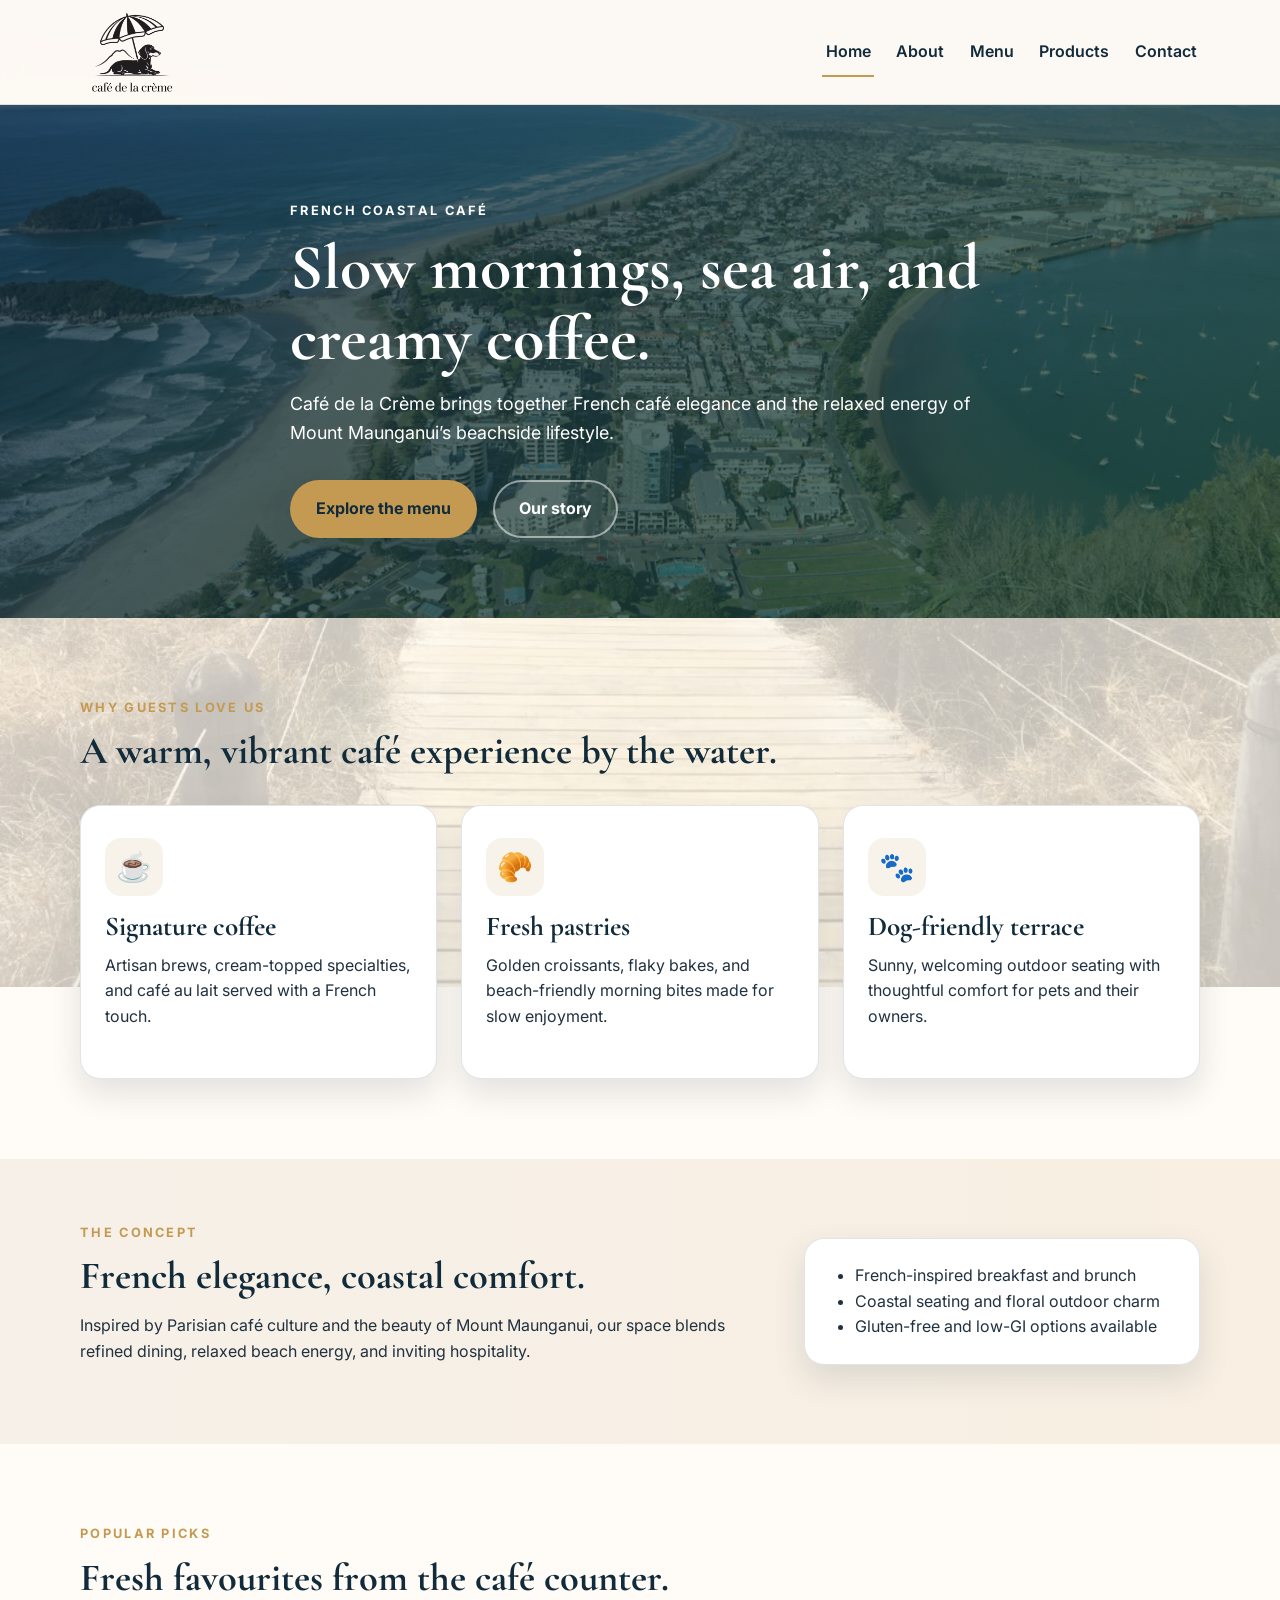
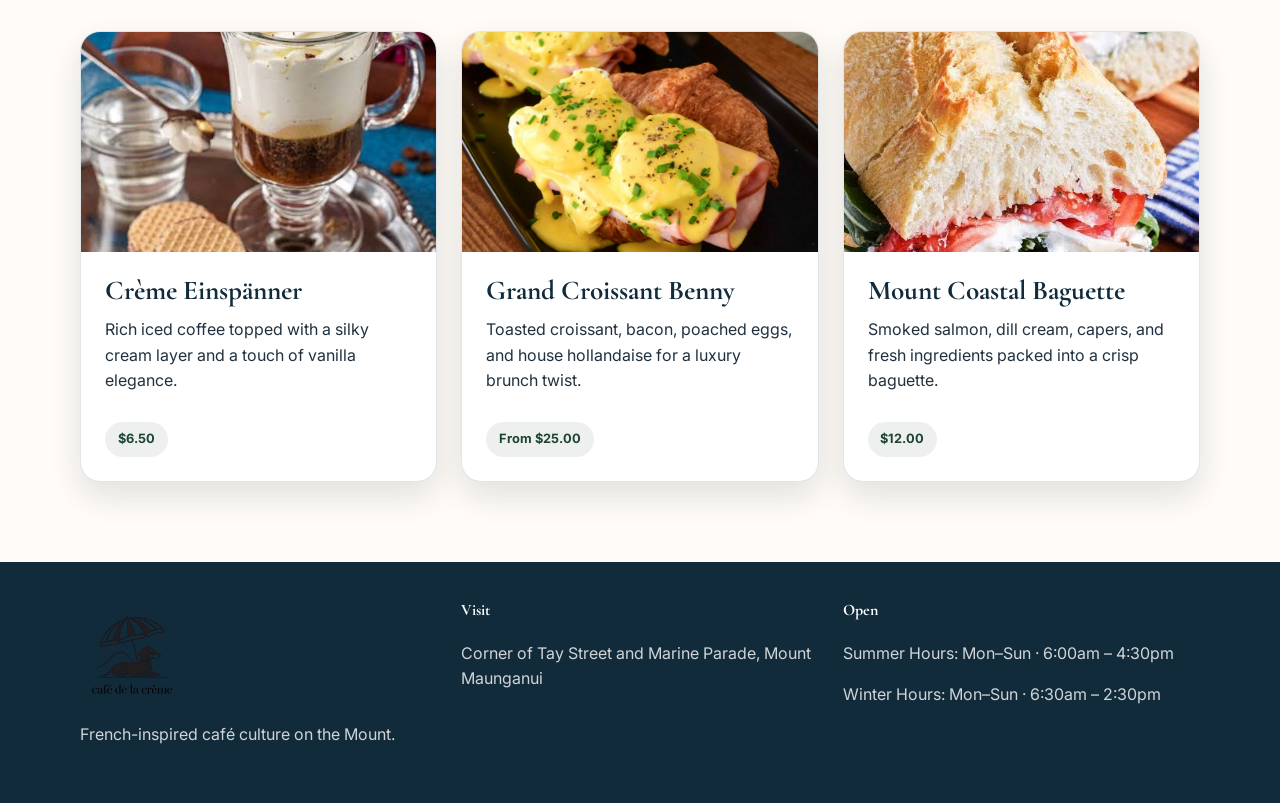
<file: index.html>
<!DOCTYPE html>
<html lang="en">
  <head>
    <meta charset="UTF-8" />
    <meta name="viewport" content="width=device-width, initial-scale=1.0" />
    <title>Café de la Crème | Home</title>
    <meta
      name="description"
      content="Café de la Crème is a French-inspired beachside café serving artisan coffee, pastries, breakfast, and coastal comfort food."
    />
    <link rel="preconnect" href="https://fonts.googleapis.com" />
    <link rel="preconnect" href="https://fonts.gstatic.com" crossorigin />
    <link
      href="https://fonts.googleapis.com/css2?family=Cormorant+Garamond:wght@400;500;600;700&family=Inter:wght@400;500;600;700&display=swap"
      rel="stylesheet"
    />
    <link rel="stylesheet" href="assets/css/styles.css" />
  </head>
  <body>
    <header class="site-header">
      <div class="container nav-wrap">
        <a href="index.html" class="brand" aria-label="Café de la Crème home">
          <img src="assets/images/cafe_de_la_creme_1.png" alt="Café de la Crème logo" class="logo-image" />
        </a>

        <button class="nav-toggle" aria-label="Open menu" aria-expanded="false">
          <span></span>
          <span></span>
          <span></span>
        </button>

        <nav class="main-nav" aria-label="Main navigation">
          <a href="index.html" class="active">Home</a>
          <a href="about.html">About</a>
          <a href="menu.html">Menu</a>
          <a href="products.html">Products</a>
          <a href="contact.html">Contact</a>
        </nav>
      </div>
    </header>

    <main>
      <section class="hero hero-home">
        <div class="container hero-content">
          <p class="eyebrow">French coastal café</p>
          <h1>Slow mornings, sea air, and creamy coffee.</h1>
          <p class="lead">
            Café de la Crème brings together French café elegance and the relaxed energy of Mount Maunganui’s beachside lifestyle.
          </p>
          <div class="hero-actions">
            <a href="menu.html" class="btn btn-primary">Explore the menu</a>
            <a href="about.html" class="btn btn-secondary">Our story</a>
          </div>
        </div>
      </section>

      <section class="features container section-spacing">
        <div class="section-heading">
          <p class="eyebrow">Why guests love us</p>
          <h2>A warm, vibrant café experience by the water.</h2>
        </div>

        <div class="feature-grid">
          <article class="feature-card">
            <div class="icon">☕</div>
            <h3>Signature coffee</h3>
            <p>Artisan brews, cream-topped specialties, and café au lait served with a French touch.</p>
          </article>

          <article class="feature-card">
            <div class="icon">🥐</div>
            <h3>Fresh pastries</h3>
            <p>Golden croissants, flaky bakes, and beach-friendly morning bites made for slow enjoyment.</p>
          </article>

          <article class="feature-card">
            <div class="icon">🐾</div>
            <h3>Dog-friendly terrace</h3>
            <p>Sunny, welcoming outdoor seating with thoughtful comfort for pets and their owners.</p>
          </article>
        </div>
      </section>

      <section class="highlight-band">
        <div class="container split-layout">
          <div>
            <p class="eyebrow">The concept</p>
            <h2>French elegance, coastal comfort.</h2>
            <p>
              Inspired by Parisian café culture and the beauty of Mount Maunganui, our space blends refined dining, relaxed beach energy, and inviting hospitality.
            </p>
          </div>

          <div class="mini-panel">
            <ul>
              <li>French-inspired breakfast and brunch</li>
              <li>Coastal seating and floral outdoor charm</li>
              <li>Gluten-free and low-GI options available</li>
            </ul>
          </div>
        </div>
      </section>

      <section class="container section-spacing">
        <div class="section-heading">
          <p class="eyebrow">Popular picks</p>
          <h2>Fresh favourites from the café counter.</h2>
        </div>

        <div class="product-grid">
          <article class="menu-item card">
            <img class="item-image" src="assets/images/Creme_Einspänner_2.jpg" alt="Crème Einspänner iced coffee topped with cream" />
            <div class="item-copy">
              <h3>Crème Einspänner</h3>
              <p>Rich iced coffee topped with a silky cream layer and a touch of vanilla elegance.</p>
              <span class="pill">$6.50</span>
            </div>
          </article>

          <article class="menu-item card">
            <img class="item-image" src="assets/images/Grand_croissant_benny.jpg" alt="Grand Croissant Benny with eggs and hollandaise" />
            <div class="item-copy">
              <h3>Grand Croissant Benny</h3>
              <p>Toasted croissant, bacon, poached eggs, and house hollandaise for a luxury brunch twist.</p>
              <span class="pill">From $25.00</span>
            </div>
          </article>

          <article class="menu-item card">
            <img class="item-image" src="assets/images/Baguette_1.jpg" alt="Mount Coastal baguette with fresh filling" />
            <div class="item-copy">
              <h3>Mount Coastal Baguette</h3>
              <p>Smoked salmon, dill cream, capers, and fresh ingredients packed into a crisp baguette.</p>
              <span class="pill">$12.00</span>
            </div>
          </article>
        </div>
      </section>
    </main>

    <footer class="site-footer">
      <div class="container footer-wrap">
        <div>
          <img src="assets/images/cafe_de_la_creme_1.png" alt="Café de la Crème logo" class="footer-logo" />
          <p>French-inspired café culture on the Mount.</p>
        </div>

        <div>
          <h4>Visit</h4>
          <p>Corner of Tay Street and Marine Parade, Mount Maunganui</p>
        </div>

        <div>
          <h4>Open</h4>
          <p>Summer Hours: Mon–Sun · 6:00am – 4:30pm</p>
          <p>Winter Hours: Mon–Sun · 6:30am – 2:30pm</p>
        </div>
      </div>
    </footer>

    <script src="assets/js/script.js"></script>
  </body>
</html>
</file>
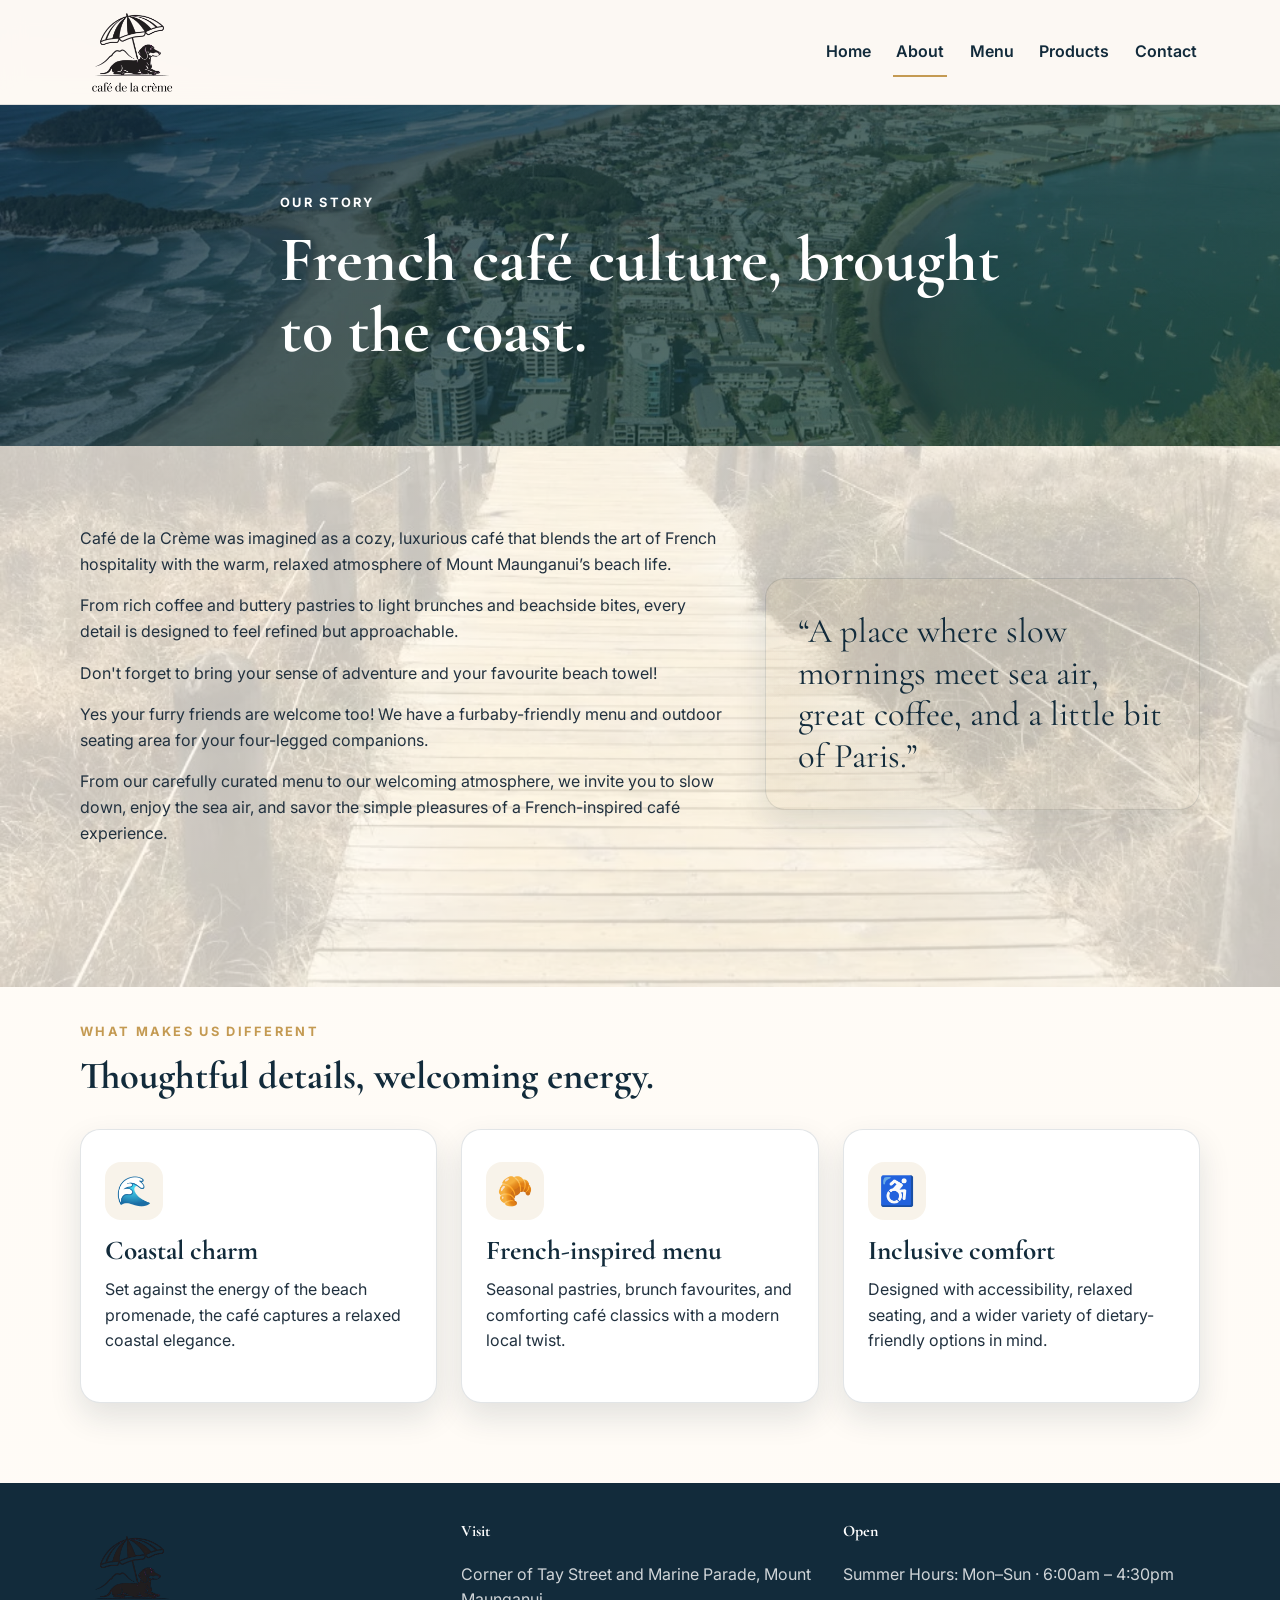
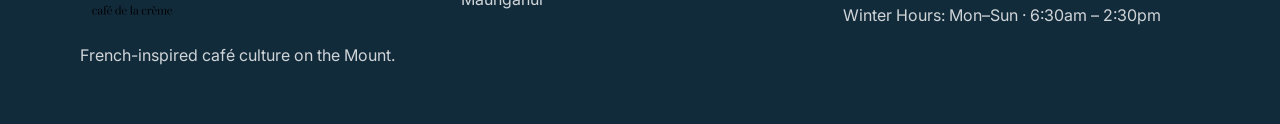
<file: about.html>
<!DOCTYPE html>
<html lang="en">
  <head>
    <meta charset="UTF-8" />
    <meta name="viewport" content="width=device-width, initial-scale=1.0" />
    <title>About | Café de la Crème</title>
    <meta
      name="description"
      content="Learn about the story, values, and beachside charm of Café de la Crème in Mount Maunganui."
    />
    <link rel="preconnect" href="https://fonts.googleapis.com" />
    <link rel="preconnect" href="https://fonts.gstatic.com" crossorigin />
    <link
      href="https://fonts.googleapis.com/css2?family=Cormorant+Garamond:wght@400;500;600;700&family=Inter:wght@400;500;600;700&display=swap"
      rel="stylesheet"
    />
    <link rel="stylesheet" href="assets/css/styles.css" />
  </head>
  <body>
    <header class="site-header">
      <div class="container nav-wrap">
        <a href="index.html" class="brand" aria-label="Café de la Crème home">
          <img src="assets/images/cafe_de_la_creme_1.png" alt="Café de la Crème logo" class="logo-image" />
        </a>

        <button class="nav-toggle" aria-label="Open menu" aria-expanded="false">
          <span></span>
          <span></span>
          <span></span>
        </button>

        <nav class="main-nav" aria-label="Main navigation">
          <a href="index.html">Home</a>
          <a href="about.html" class="active">About</a>
          <a href="menu.html">Menu</a>
          <a href="products.html">Products</a>
          <a href="contact.html">Contact</a>
        </nav>
      </div>
    </header>

    <main>
      <section class="page-hero about-hero">
        <div class="container narrow">
          <p class="eyebrow">Our story</p>
          <h1>French café culture, brought to the coast.</h1>
        </div>
      </section>

      <section class="container section-spacing">
        <div class="story-grid">
          <div>
            <p>
              Café de la Crème was imagined as a cozy, luxurious café that blends the art of French hospitality with the warm, relaxed atmosphere of Mount Maunganui’s beach life.
            </p>
            <p>
              From rich coffee and buttery pastries to light brunches and beachside bites, every detail is designed to feel refined but approachable.
            </p>
            <p>
              Don't forget to bring your sense of adventure and your favourite beach towel!
            </p>
            <p>
              Yes your furry friends are welcome too! We have a furbaby-friendly menu and outdoor seating area for your four-legged companions.
            </p>
            <p>
              From our carefully curated menu to our welcoming atmosphere, we invite you to slow down, enjoy the sea air, and savor the simple pleasures of a French-inspired café experience.
            </p>
          </div>

          <div class="quote-panel">
            <p>
              “A place where slow mornings meet sea air, great coffee, and a little bit of Paris.”
            </p>
          </div>
        </div>
      </section>

      <section class="container section-spacing">
        <div class="section-heading">
          <p class="eyebrow">What makes us different</p>
          <h2>Thoughtful details, welcoming energy.</h2>
        </div>

        <div class="feature-grid about-grid">
          <article class="feature-card">
            <div class="icon">🌊</div>
            <h3>Coastal charm</h3>
            <p>Set against the energy of the beach promenade, the café captures a relaxed coastal elegance.</p>
          </article>

          <article class="feature-card">
            <div class="icon">🥐</div>
            <h3>French-inspired menu</h3>
            <p>Seasonal pastries, brunch favourites, and comforting café classics with a modern local twist.</p>
          </article>

          <article class="feature-card">
            <div class="icon">♿</div>
            <h3>Inclusive comfort</h3>
            <p>Designed with accessibility, relaxed seating, and a wider variety of dietary-friendly options in mind.</p>
          </article>
        </div>
      </section>
    </main>

    <footer class="site-footer">
      <div class="container footer-wrap">
        <div>
          <img src="assets/images/cafe_de_la_creme_1.png" alt="Café de la Crème logo" class="footer-logo" />
          <p>French-inspired café culture on the Mount.</p>
        </div>

        <div>
          <h4>Visit</h4>
          <p>Corner of Tay Street and Marine Parade, Mount Maunganui</p>
        </div>

        <div>
          <h4>Open</h4>
          <p>Summer Hours: Mon–Sun · 6:00am – 4:30pm</p>
          <p>Winter Hours: Mon–Sun · 6:30am – 2:30pm</p>
        </div>
      </div>
    </footer>

    <script src="assets/js/script.js"></script>
  </body>
</html>
</file>
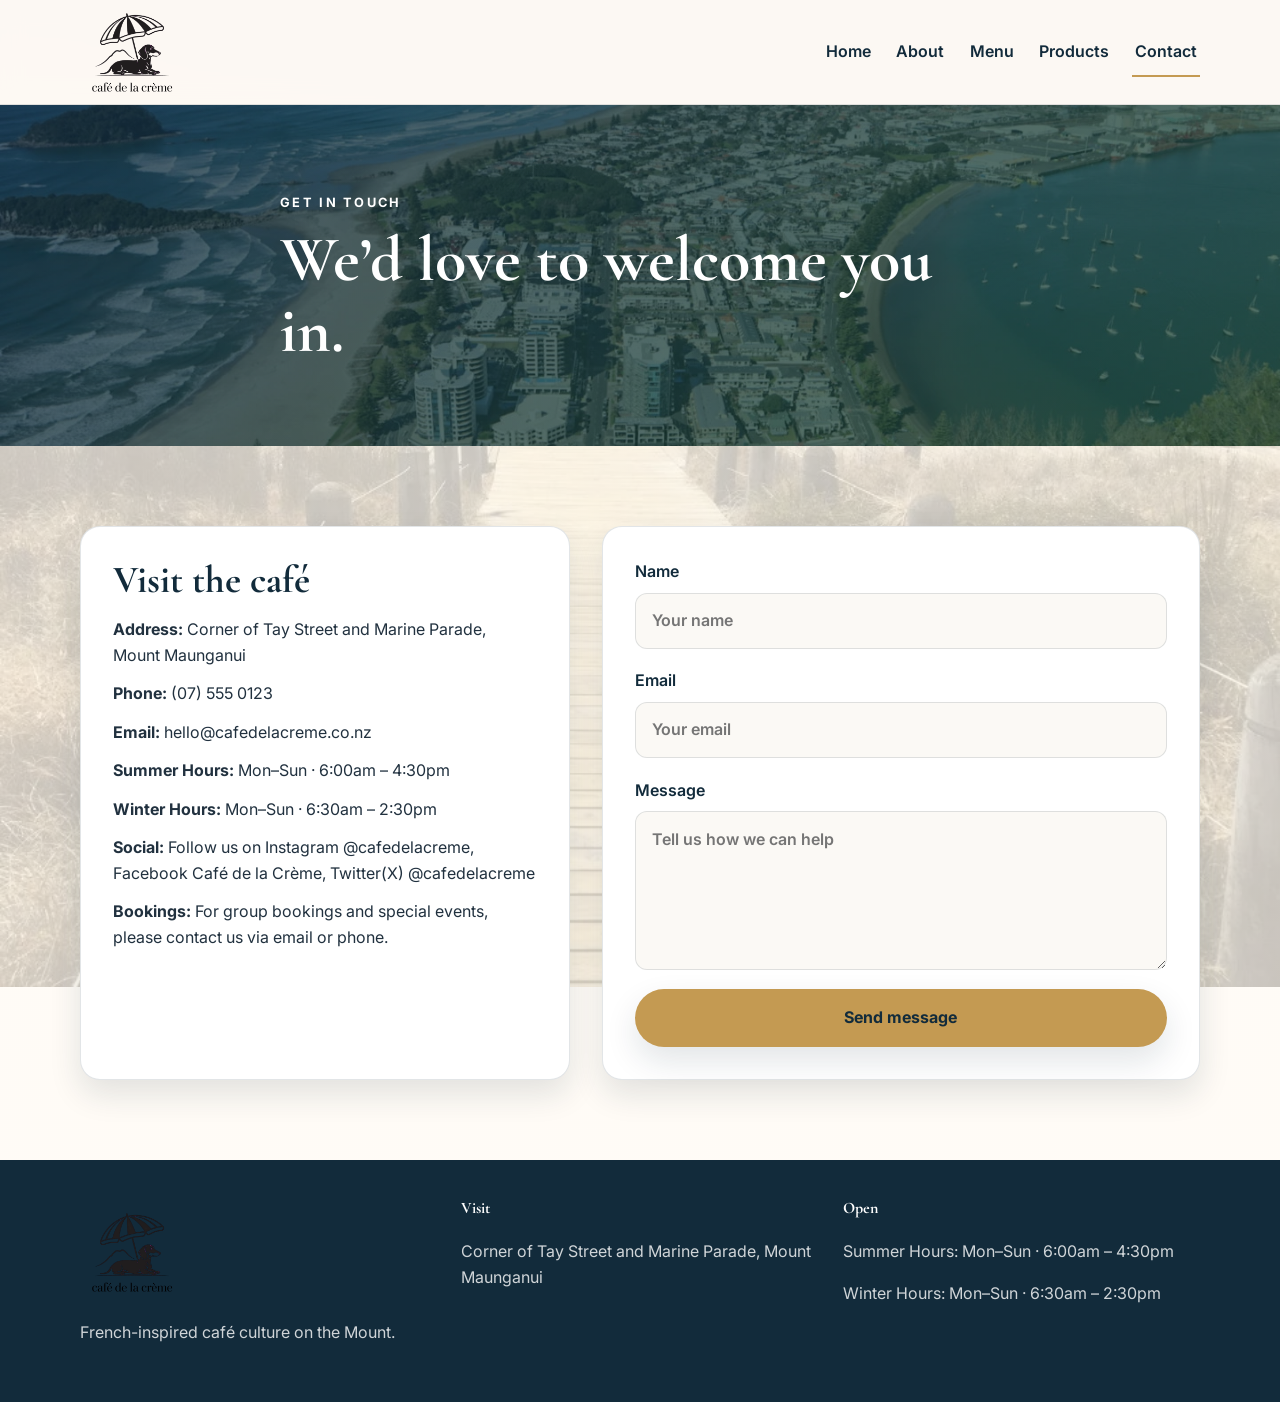
<file: contact.html>
<!DOCTYPE html>
<html lang="en">
  <head>
    <meta charset="UTF-8" />
    <meta name="viewport" content="width=device-width, initial-scale=1.0" />
    <title>Contact | Café de la Crème</title>
    <meta
      name="description"
      content="Get in touch with Café de la Crème for bookings, questions, and café enquiries in Mount Maunganui."
    />
    <link rel="preconnect" href="https://fonts.googleapis.com" />
    <link rel="preconnect" href="https://fonts.gstatic.com" crossorigin />
    <link
      href="https://fonts.googleapis.com/css2?family=Cormorant+Garamond:wght@400;500;600;700&family=Inter:wght@400;500;600;700&display=swap"
      rel="stylesheet"
    />
    <link rel="stylesheet" href="assets/css/styles.css" />
  </head>
  <body>
    <header class="site-header">
      <div class="container nav-wrap">
        <a href="index.html" class="brand" aria-label="Café de la Crème home">
          <img src="assets/images/cafe_de_la_creme_1.png" alt="Café de la Crème logo" class="logo-image" />
        </a>

        <button class="nav-toggle" aria-label="Open menu" aria-expanded="false">
          <span></span>
          <span></span>
          <span></span>
        </button>

        <nav class="main-nav" aria-label="Main navigation">
          <a href="index.html">Home</a>
          <a href="about.html">About</a>
          <a href="menu.html">Menu</a>
          <a href="products.html">Products</a>
          <a href="contact.html" class="active">Contact</a>
        </nav>
      </div>
    </header>

    <main>
      <section class="page-hero contact-hero">
        <div class="container narrow">
          <p class="eyebrow">Get in touch</p>
          <h1>We’d love to welcome you in.</h1>
        </div>
      </section>

      <section class="container section-spacing contact-layout">
        <div class="contact-card">
          <h2>Visit the café</h2>
          <ul class="contact-list">
            <li><strong>Address:</strong> Corner of Tay Street and Marine Parade, Mount Maunganui</li>
            <li><strong>Phone:</strong> (07) 555 0123</li>
            <li><strong>Email:</strong> hello@cafedelacreme.co.nz</li>
            <li><strong>Summer Hours:</strong> Mon–Sun · 6:00am – 4:30pm</li>
            <li><strong>Winter Hours:</strong> Mon–Sun · 6:30am – 2:30pm</li>
            <li><strong>Social:</strong> Follow us on Instagram @cafedelacreme, Facebook Café de la Crème, Twitter(X) @cafedelacreme</li>
            <li><strong>Bookings:</strong> For group bookings and special events, please contact us via email or phone.</li>
          </ul>
        </div>

        <form class="contact-form" action="#" method="post">
          <label>
            Name
            <input type="text" name="name" placeholder="Your name" />
          </label>

          <label>
            Email
            <input type="email" name="email" placeholder="Your email" />
          </label>

          <label>
            Message
            <textarea name="message" rows="5" placeholder="Tell us how we can help"></textarea>
          </label>

          <button type="submit" class="btn btn-primary">Send message</button>
        </form>
      </section>
    </main>

    <footer class="site-footer">
      <div class="container footer-wrap">
        <div>
          <img src="assets/images/cafe_de_la_creme_1.png" alt="Café de la Crème logo" class="footer-logo" />
          <p>French-inspired café culture on the Mount.</p>
        </div>

        <div>
          <h4>Visit</h4>
          <p>Corner of Tay Street and Marine Parade, Mount Maunganui</p>
        </div>

        <div>
          <h4>Open</h4>
          <p>Summer Hours: Mon–Sun · 6:00am – 4:30pm</p>
          <p>Winter Hours: Mon–Sun · 6:30am – 2:30pm</p>
        </div>
      </div>
    </footer>

    <script src="assets/js/script.js"></script>
  </body>
</html>
</file>
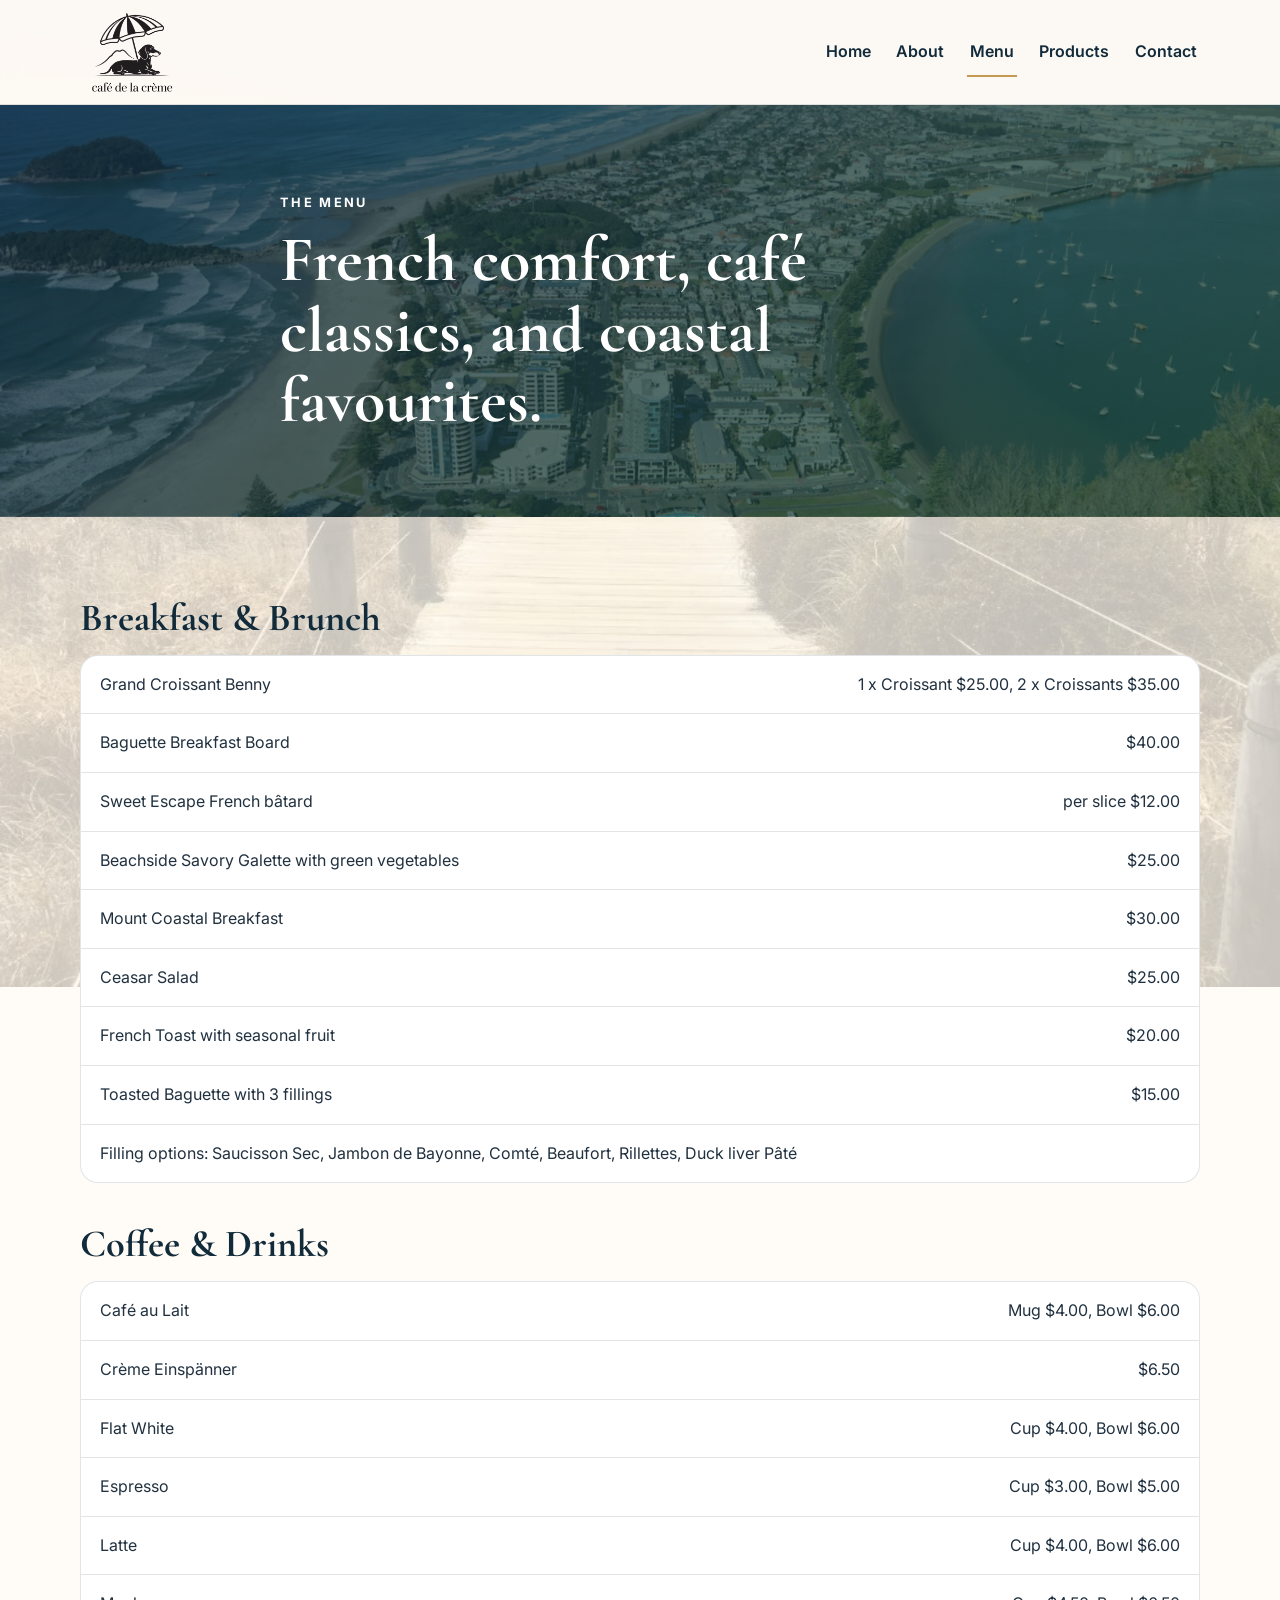
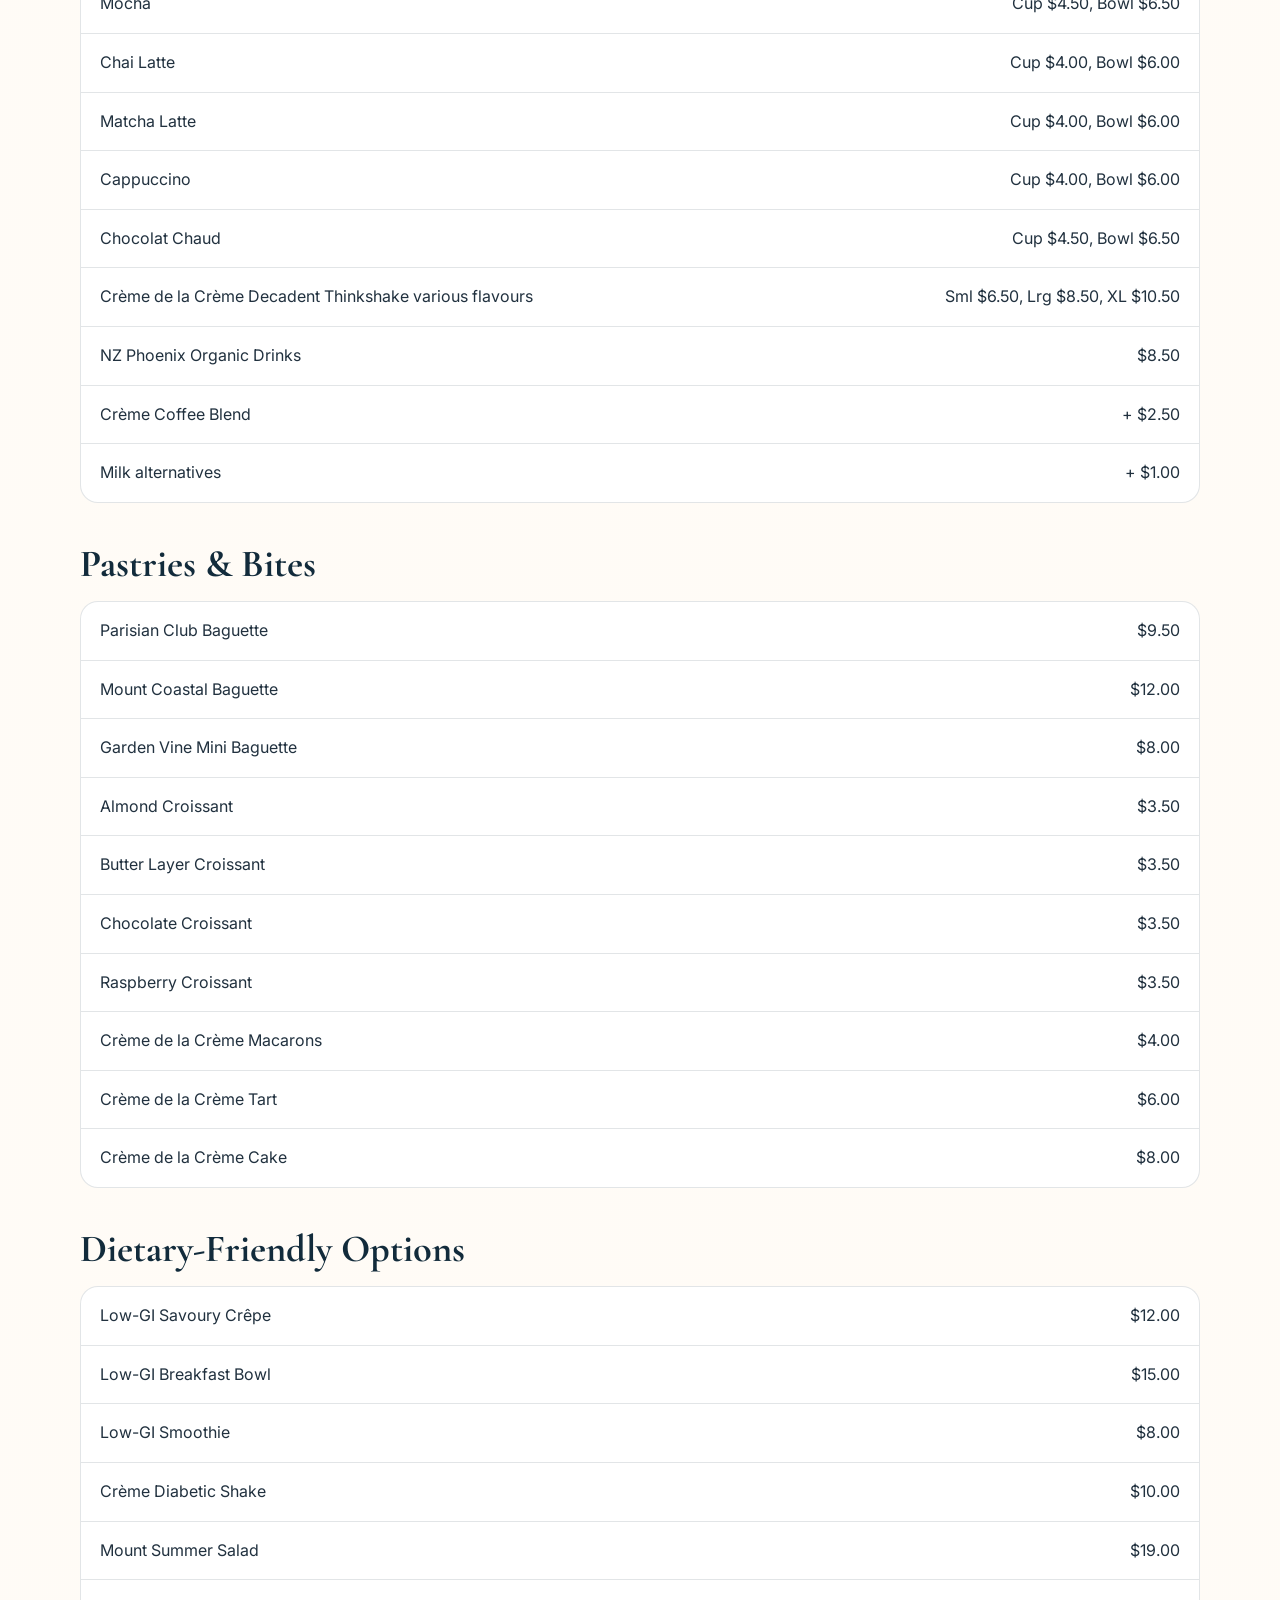
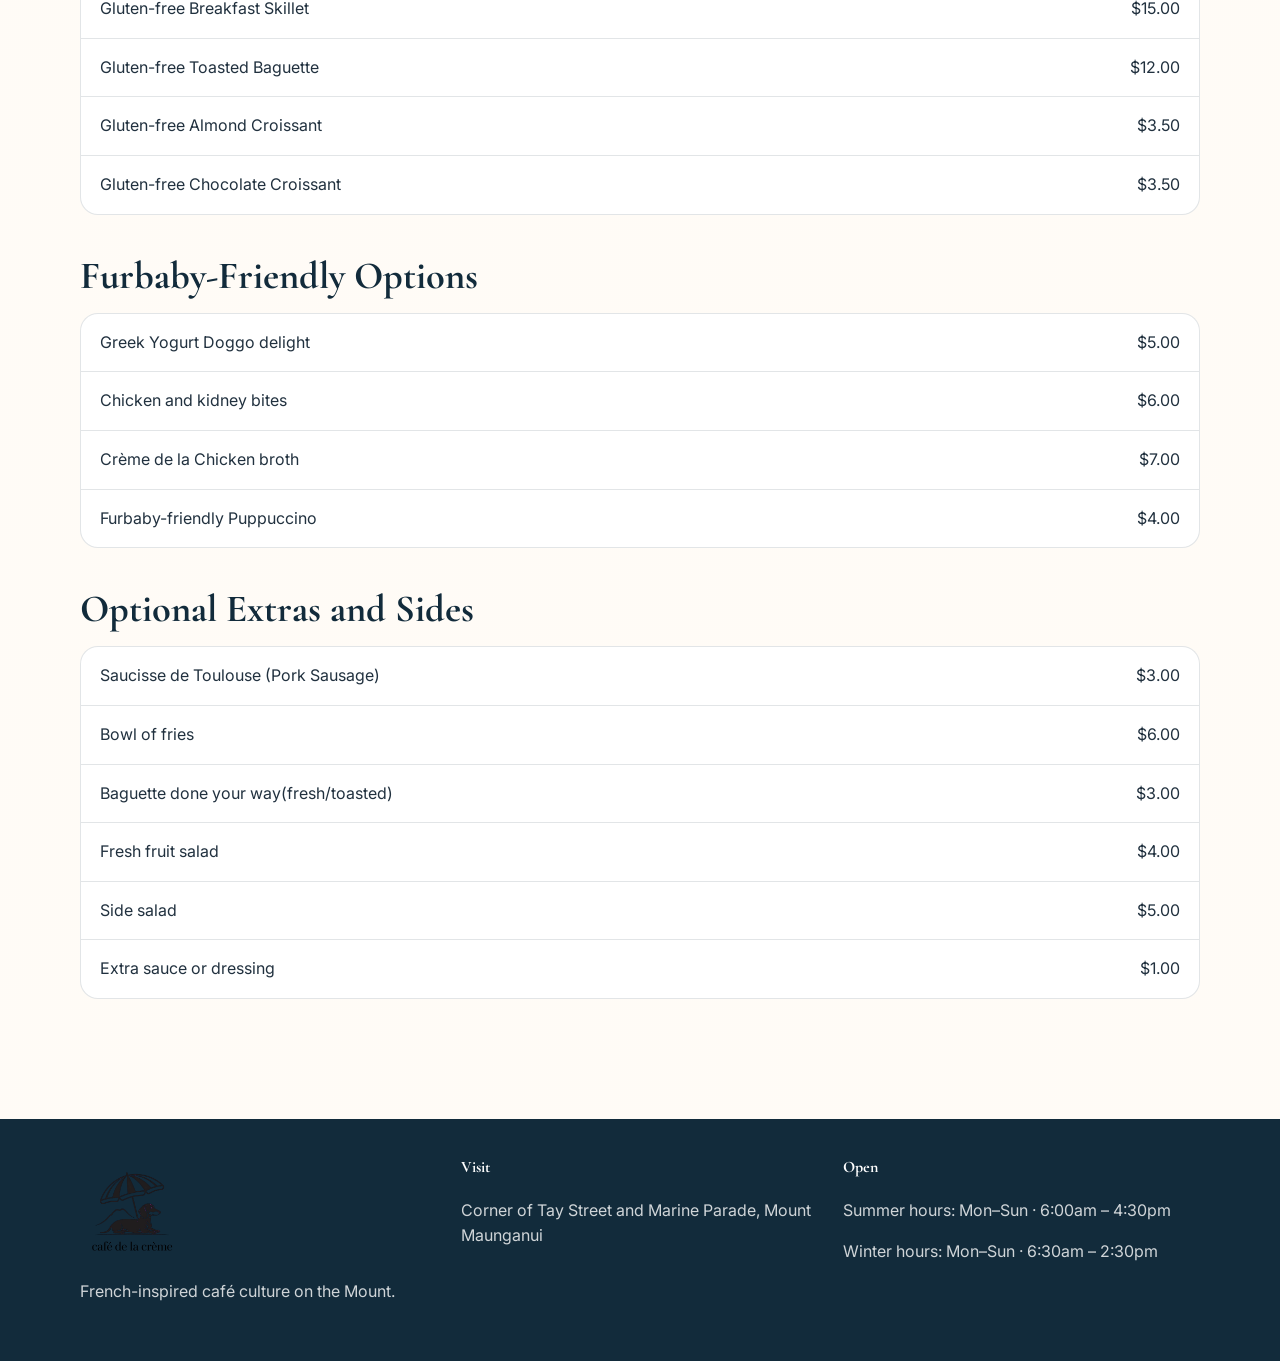
<file: menu.html>
<!DOCTYPE html>
<html lang="en">
  <head>
    <meta charset="UTF-8" />
    <meta name="viewport" content="width=device-width, initial-scale=1.0" />
    <title>Menu | Café de la Crème</title>
    <meta
      name="description"
      content="Browse the café menu with French-inspired breakfast, coffee, pastries, and beachside favourites."
    />
    <link rel="preconnect" href="https://fonts.googleapis.com" />
    <link rel="preconnect" href="https://fonts.gstatic.com" crossorigin />
    <link
      href="https://fonts.googleapis.com/css2?family=Cormorant+Garamond:wght@400;500;600;700&family=Inter:wght@400;500;600;700&display=swap"
      rel="stylesheet"
    />
    <link rel="stylesheet" href="assets/css/styles.css" />
  </head>
  <body>
    <header class="site-header">
      <div class="container nav-wrap">
        <a href="index.html" class="brand" aria-label="Café de la Crème home">
          <img src="assets/images/cafe_de_la_creme_1.png" alt="Café de la Crème logo" class="logo-image" />
        </a>

        <button class="nav-toggle" aria-label="Open menu" aria-expanded="false">
          <span></span>
          <span></span>
          <span></span>
        </button>

        <nav class="main-nav" aria-label="Main navigation">
          <a href="index.html">Home</a>
          <a href="about.html">About</a>
          <a href="menu.html" class="active">Menu</a>
          <a href="products.html">Products</a>
          <a href="contact.html">Contact</a>
        </nav>
      </div>
    </header>

    <main>
      <section class="page-hero menu-hero">
        <div class="container narrow">
          <p class="eyebrow">The menu</p>
          <h1>French comfort, café classics, and coastal favourites.</h1>
        </div>
      </section>

      <section class="container section-spacing">
        <div class="menu-category">
          <h2>Breakfast & Brunch</h2>
          <ul class="menu-list">
            <li><span>Grand Croissant Benny</span><span>1 x Croissant $25.00, 2 x Croissants $35.00</span></li>
            <li><span>Baguette Breakfast Board</span><span>$40.00</span></li>
            <li><span>Sweet Escape French bâtard</span><span>per slice $12.00</span></li>
            <li><span>Beachside Savory Galette with green vegetables</span><span>$25.00</span></li>
            <li><span>Mount Coastal Breakfast</span><span>$30.00</span></li>
            <li><span>Ceasar Salad</span><span>$25.00</span></li>
            <li><span>French Toast with seasonal fruit</span><span>$20.00</span></li>
            <li><span>Toasted Baguette with 3 fillings</span><span>$15.00</span></li>
            <li><span>Filling options: Saucisson Sec, Jambon de Bayonne, Comté, Beaufort, Rillettes, Duck liver Pâté</span></li>
            </ul>
        </div>

        <div class="menu-category">
          <h2>Coffee & Drinks</h2>
          <ul class="menu-list">
            <li><span>Café au Lait</span><span>Mug $4.00, Bowl $6.00</span></li>
            <li><span>Crème Einspänner</span><span>$6.50</span></li>
            <li><span>Flat White</span><span>Cup $4.00, Bowl $6.00</span></li>
            <li><span>Espresso</span><span>Cup $3.00, Bowl $5.00</span></li>
            <li><span>Latte</span><span>Cup $4.00, Bowl $6.00</span></li>
            <li><span>Mocha</span><span>Cup $4.50, Bowl $6.50</span></li>
            <li><span>Chai Latte</span><span>Cup $4.00, Bowl $6.00</span></li>
            <li><span>Matcha Latte</span><span>Cup $4.00, Bowl $6.00</span></li>
            <li><span>Cappuccino</span><span>Cup $4.00, Bowl $6.00</span></li>
            <li><span>Chocolat Chaud</span><span>Cup $4.50, Bowl $6.50</span></li>
            <li><span>Crème de la Crème Decadent Thinkshake various flavours</span><span>Sml $6.50, Lrg $8.50, XL $10.50</span></li>
            <li><span>NZ Phoenix Organic Drinks</span><span>$8.50</span></li>
            <li><span>Crème Coffee Blend</span><span>+ $2.50</span></li>
            <li><span>Milk alternatives</span><span>+ $1.00</span></li>
          </ul>
        </div>

        <div class="menu-category">
          <h2>Pastries & Bites</h2>
          <ul class="menu-list">
            <li><span>Parisian Club Baguette</span><span>$9.50</span></li>
            <li><span>Mount Coastal Baguette</span><span>$12.00</span></li>
            <li><span>Garden Vine Mini Baguette</span><span>$8.00</span></li>
            <li><span>Almond Croissant</span><span>$3.50</span></li>
            <li><span>Butter Layer Croissant</span><span>$3.50</span></li>
            <li><span>Chocolate Croissant</span><span>$3.50</span></li>
            <li><span>Raspberry Croissant</span><span>$3.50</span></li>
            <li><span>Crème de la Crème Macarons</span><span>$4.00</span></li>
            <li><span>Crème de la Crème Tart</span><span>$6.00</span></li>
            <li><span>Crème de la Crème Cake</span><span>$8.00</span></li>
          </ul>
        </div>

        <div class="menu-category">
          <h2>Dietary-Friendly Options</h2>
          <ul class="menu-list">
            <li><span>Low-GI Savoury Crêpe</span><span>$12.00</span></li>
            <li><span>Low-GI Breakfast Bowl</span><span>$15.00</span></li>
            <li><span>Low-GI Smoothie</span><span>$8.00</span></li>
            <li><span>Crème Diabetic Shake</span><span>$10.00</span></li>
            <li><span>Mount Summer Salad</span><span>$19.00</span></li>
            <li><span>Gluten-free Breakfast Skillet</span><span>$15.00</span></li>
            <li><span>Gluten-free Toasted Baguette</span><span>$12.00</span></li>
            <li><span>Gluten-free Almond Croissant</span><span>$3.50</span></li>
            <li><span>Gluten-free Chocolate Croissant</span><span>$3.50</span></li>
          </ul>
        </div>

        <div class="menu-category">
          <h2>Furbaby-Friendly Options</h2>
          <ul class="menu-list">
            <li><span>Greek Yogurt Doggo delight</span><span>$5.00</span></li>
            <li><span>Chicken and kidney bites</span><span>$6.00</span></li>
            <li><span>Crème de la Chicken broth</span><span>$7.00</span></li>
            <li><span>Furbaby-friendly Puppuccino</span><span>$4.00</span></li>
          </ul>
        </div>

<div class="menu-category">
          <h2>Optional Extras and Sides</h2>
          <ul class="menu-list">
            <li><span>Saucisse de Toulouse (Pork Sausage)</span><span>$3.00</span></li>
            <li><span>Bowl of fries</span><span>$6.00</span></li>
            <li><span>Baguette done your way(fresh/toasted)</span><span>$3.00</span></li>
            <li><span>Fresh fruit salad</span><span>$4.00</span></li>
            <li><span>Side salad</span><span>$5.00</span></li>
            <li><span>Extra sauce or dressing</span><span>$1.00</span></li>
          </ul>
        </div>

      </section>
    </main>

    <footer class="site-footer">
      <div class="container footer-wrap">
        <div>
          <img src="assets/images/cafe_de_la_creme_1.png" alt="Café de la Crème logo" class="footer-logo" />
          <p>French-inspired café culture on the Mount.</p>
        </div>

        <div>
          <h4>Visit</h4>
          <p>Corner of Tay Street and Marine Parade, Mount Maunganui</p>
        </div>

        <div>
          <h4>Open</h4>
          <p>Summer hours: Mon–Sun · 6:00am – 4:30pm</p>
          <p>Winter hours: Mon–Sun · 6:30am – 2:30pm</p>
        </div>
      </div>
    </footer>

    <script src="assets/js/script.js"></script>
  </body>
</html>
</file>
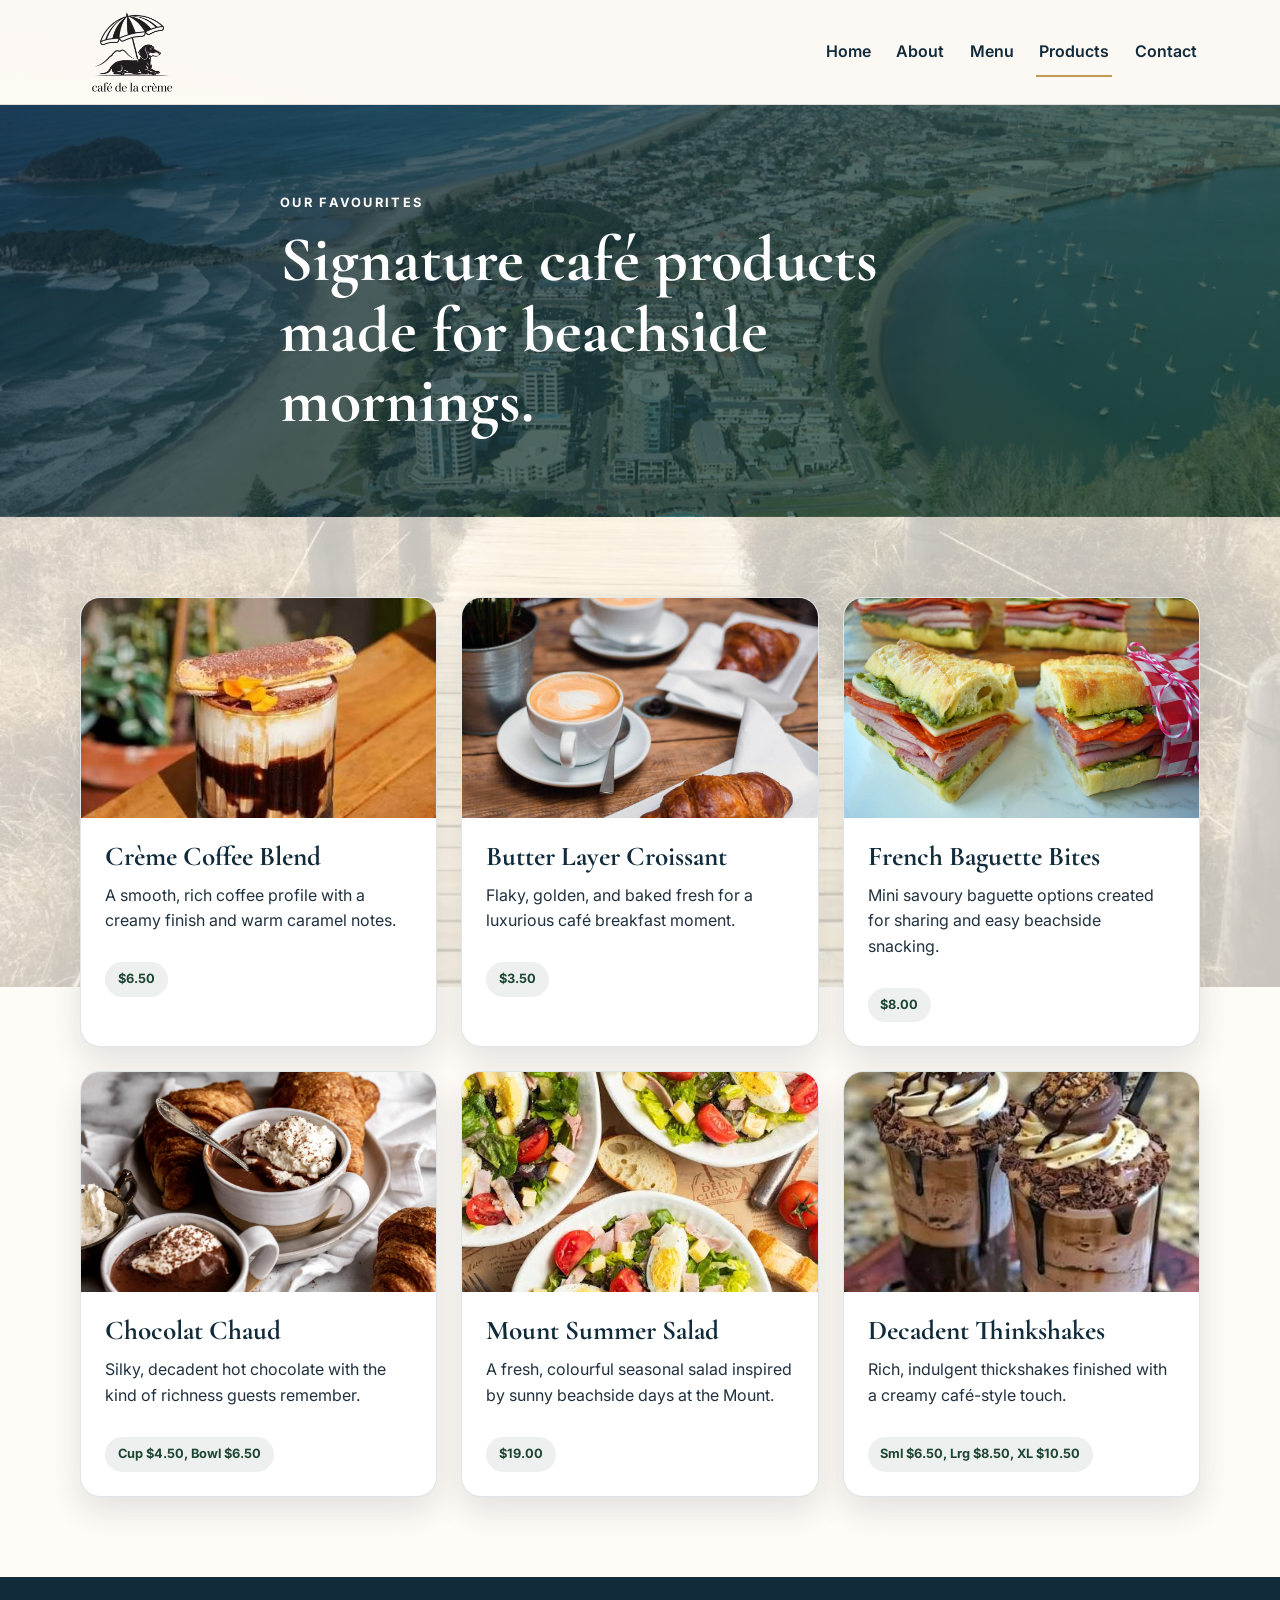
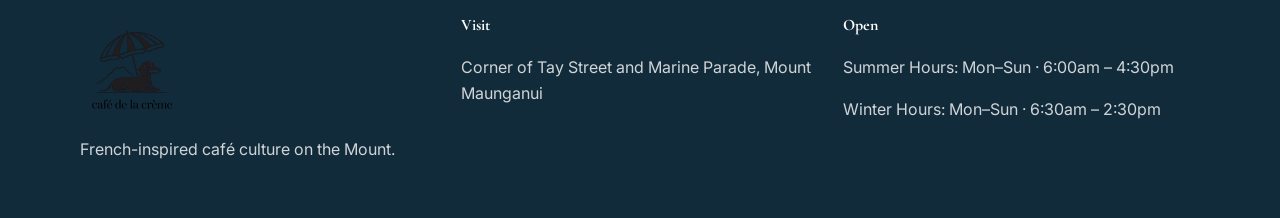
<file: products.html>
<!DOCTYPE html>
<html lang="en">
  <head>
    <meta charset="UTF-8" />
    <meta name="viewport" content="width=device-width, initial-scale=1.0" />
    <title>Products | Café de la Crème</title>
    <meta
      name="description"
      content="Explore Café de la Crème signature products, from fresh coffee to bakery favourites and lifestyle café essentials."
    />
    <link rel="preconnect" href="https://fonts.googleapis.com" />
    <link rel="preconnect" href="https://fonts.gstatic.com" crossorigin />
    <link
      href="https://fonts.googleapis.com/css2?family=Cormorant+Garamond:wght@400;500;600;700&family=Inter:wght@400;500;600;700&display=swap"
      rel="stylesheet"
    />
    <link rel="stylesheet" href="assets/css/styles.css" />
  </head>
  <body>
    <header class="site-header">
      <div class="container nav-wrap">
        <a href="index.html" class="brand" aria-label="Café de la Crème home">
          <img src="assets/images/cafe_de_la_creme_1.png" alt="Café de la Crème logo" class="logo-image" />
        </a>

        <button class="nav-toggle" aria-label="Open menu" aria-expanded="false">
          <span></span>
          <span></span>
          <span></span>
        </button>

        <nav class="main-nav" aria-label="Main navigation">
          <a href="index.html">Home</a>
          <a href="about.html">About</a>
          <a href="menu.html">Menu</a>
          <a href="products.html" class="active">Products</a>
          <a href="contact.html">Contact</a>
        </nav>
      </div>
    </header>

    <main>
      <section class="page-hero products-hero">
        <div class="container narrow">
          <p class="eyebrow">Our favourites</p>
          <h1>Signature café products made for beachside mornings.</h1>
        </div>
      </section>

      <section class="container section-spacing">
        <div class="product-grid">
          <article class="menu-item card">
            <img class="item-image" src="assets/images/Creme_Einspänner.jpg" alt="Crème coffee blend" />
            <div class="item-copy">
              <h3>Crème Coffee Blend</h3>
              <p>A smooth, rich coffee profile with a creamy finish and warm caramel notes.</p>
              <span class="pill">$6.50</span>
            </div>
          </article>

          <article class="menu-item card">
            <img class="item-image" src="assets/images/French_pastires_3.jpg" alt="Butter layer croissant" />
            <div class="item-copy">
              <h3>Butter Layer Croissant</h3>
              <p>Flaky, golden, and baked fresh for a luxurious café breakfast moment.</p>
              <span class="pill">$3.50</span>
            </div>
          </article>

          <article class="menu-item card">
            <img class="item-image" src="assets/images/Baguette-3.jpg" alt="French baguette bites" />
            <div class="item-copy">
              <h3>French Baguette Bites</h3>
              <p>Mini savoury baguette options created for sharing and easy beachside snacking.</p>
              <span class="pill">$8.00</span>
            </div>
          </article>

          <article class="menu-item card">
            <img class="item-image" src="assets/images/Parisian-chocolate-chaud.jpg" alt="Parisian Chocolat Chaud" />
            <div class="item-copy">
              <h3>Chocolat Chaud</h3>
              <p>Silky, decadent hot chocolate with the kind of richness guests remember.</p>
              <span class="pill">Cup $4.50, Bowl $6.50</span>
            </div>
          </article>

          <article class="menu-item card">
            <img class="item-image" src="assets/images/French_Salad_3.jpeg" alt="Mount summer salad" />
            <div class="item-copy">
              <h3>Mount Summer Salad</h3>
              <p>A fresh, colourful seasonal salad inspired by sunny beachside days at the Mount.</p>
              <span class="pill">$19.00</span>
            </div>
          </article>

          <article class="menu-item card">
            <img class="item-image" src="assets/images/Thickshake.jpg" alt="Decadent thickshake" />
            <div class="item-copy">
              <h3>Decadent Thinkshakes</h3>
              <p>Rich, indulgent thickshakes finished with a creamy café-style touch.</p>
              <span class="pill">Sml $6.50, Lrg $8.50, XL $10.50</span>
            </div>
          </article>
        </div>
      </section>
    </main>

    <footer class="site-footer">
      <div class="container footer-wrap">
        <div>
          <img src="assets/images/cafe_de_la_creme_1.png" alt="Café de la Crème logo" class="footer-logo" />
          <p>French-inspired café culture on the Mount.</p>
        </div>

        <div>
          <h4>Visit</h4>
          <p>Corner of Tay Street and Marine Parade, Mount Maunganui</p>
        </div>

        <div>
          <h4>Open</h4>
          <p>Summer Hours: Mon–Sun · 6:00am – 4:30pm</p>
          <p>Winter Hours: Mon–Sun · 6:30am – 2:30pm</p>
        </div>
      </div>
    </footer>

    <script src="assets/js/script.js"></script>
  </body>
</html>
</file>
<file: assets/css/styles.css>
:root {
  --cream: #f5efe7;
  --ivory: #fffaf3;
  --navy: #122b3b;
  --forest: #1d4532;
  --gold: #c49a52;
  --sand: #d9b685;
  --text: #21313f;
  --muted: #5a6975;
  --border: rgba(18, 43, 59, 0.12);
  --shadow: 0 14px 32px rgba(18, 43, 59, 0.12);
}

* {
  box-sizing: border-box;
}

html {
  scroll-behavior: smooth;
}

body {
  margin: 0;
  font-family: "Inter", Arial, sans-serif;
  background: linear-gradient(rgba(255, 250, 243, 0.75), rgba(255, 250, 243, 0.75)),
    url("../images/Tay_Street_Cafe_Beach.jpeg") center / cover fixed no-repeat;
  color: var(--text);
  line-height: 1.6;
}

img {
  max-width: 100%;
  display: block;
}

a {
  color: inherit;
  text-decoration: none;
}

button,
input,
textarea {
  font: inherit;
}

.container {
  width: min(1120px, calc(100% - 2rem));
  margin: 0 auto;
}

.narrow {
  max-width: 720px;
}

.section-spacing {
  padding: 5rem 0;
}

.eyebrow {
  margin: 0 0 0.75rem;
  font-size: 0.8rem;
  letter-spacing: 0.18em;
  text-transform: uppercase;
  color: var(--gold);
  font-weight: 700;
}

h1,
h2,
h3,
h4 {
  margin-top: 0;
  font-family: "Cormorant Garamond", Georgia, serif;
  line-height: 1.1;
  color: var(--navy);
}

h1 {
  font-size: clamp(2.8rem, 5vw, 5rem);
  margin-bottom: 1rem;
}

h2 {
  font-size: clamp(2.1rem, 3vw, 3rem);
  margin-bottom: 1rem;
}

h3 {
  font-size: clamp(1.7rem, 2vw, 2.2rem);
  margin-bottom: 0.7rem;
}

p {
  margin-top: 0;
  max-width: 65ch;
}

.site-header {
  background: rgba(255, 250, 243, 0.92);
  backdrop-filter: blur(12px);
  border-bottom: 1px solid var(--border);
  position: sticky;
  top: 0;
  z-index: 20;
}

.nav-wrap {
  display: flex;
  justify-content: space-between;
  align-items: center;
  min-height: 76px;
  gap: 1.5rem;
}

.brand {
  display: inline-flex;
  align-items: center;
  gap: 0.8rem;
}

.logo-image {
  display: block;
  height: 104px;
  width: auto;
  max-width: 520px;
}

.footer-logo {
  display: block;
  height: 104px;
  width: auto;
  max-width: 520px;
  margin-bottom: 1rem;
}

.brand strong,
.brand small {
  display: block;
}

.brand strong {
  font-family: "Cormorant Garamond", Georgia, serif;
  font-size: 2rem;
  color: var(--navy);
  line-height: 1;
}

.brand small {
  color: var(--muted);
  font-size: 0.75rem;
  letter-spacing: 0.08em;
  text-transform: uppercase;
}

.brand-mark {
  width: 42px;
  height: 42px;
  border-radius: 50%;
  display: grid;
  place-items: center;
  background: var(--navy);
  color: var(--ivory);
  font-weight: 700;
  font-family: "Cormorant Garamond", Georgia, serif;
  font-size: 1.6rem;
}

.main-nav {
  display: flex;
  gap: 1.2rem;
  align-items: center;
}

.main-nav a {
  position: relative;
  padding: 0.5rem 0.2rem;
  color: var(--navy);
  font-weight: 600;
}

.main-nav a::after {
  content: "";
  position: absolute;
  left: 0;
  bottom: -4px;
  width: 100%;
  height: 2px;
  background: var(--gold);
  transform: scaleX(0);
  transform-origin: left;
  transition: transform 0.2s ease;
}

.main-nav a:hover::after,
.main-nav a.active::after {
  transform: scaleX(1);
}

.nav-toggle {
  display: none;
  width: 46px;
  height: 46px;
  border: 1px solid var(--border);
  border-radius: 10px;
  background: transparent;
  cursor: pointer;
}

.nav-toggle span {
  display: block;
  width: 22px;
  height: 2px;
  background: var(--navy);
  margin: 5px auto;
}

.hero {
  padding: 6rem 0 5rem;
  background: linear-gradient(135deg, rgba(18, 43, 59, 0.75), rgba(29, 69, 50, 0.75)),
    url("../images/Mount-Maunganui-New-Zealand.jpeg") center / cover no-repeat;
  color: #fff;
}

.hero-content {
  max-width: 700px;
}

.hero h1,
.hero h2,
.hero p,
.hero .eyebrow {
  color: #fff;
}

.lead {
  font-size: 1.12rem;
  color: rgba(255, 255, 255, 0.9);
  margin-bottom: 2rem;
}

.hero-actions {
  display: flex;
  flex-wrap: wrap;
  gap: 1rem;
}

.btn {
  display: inline-flex;
  align-items: center;
  justify-content: center;
  border-radius: 999px;
  padding: 0.9rem 1.5rem;
  font-weight: 700;
  border: 2px solid transparent;
  transition: transform 0.2s ease, box-shadow 0.2s ease;
}

.btn:hover {
  transform: translateY(-1px);
}

.btn-primary {
  background: var(--gold);
  color: var(--navy);
  box-shadow: var(--shadow);
}

.btn-secondary {
  border-color: rgba(255, 255, 255, 0.5);
  color: #fff;
  background: rgba(255, 255, 255, 0.05);
}

.section-heading {
  margin-bottom: 2rem;
}

.feature-grid,
.product-grid {
  display: grid;
  gap: 1.5rem;
}

.feature-grid {
  grid-template-columns: repeat(3, minmax(0, 1fr));
}

.product-grid {
  grid-template-columns: repeat(3, minmax(0, 1fr));
}

.feature-card,
.card,
.contact-card,
.contact-form,
.quote-panel,
.mini-panel {
  background: #fff;
  border: 1px solid var(--border);
  border-radius: 20px;
  box-shadow: var(--shadow);
}

.feature-card {
  padding: 2rem 1.5rem;
}

.icon {
  width: 58px;
  height: 58px;
  border-radius: 16px;
  display: grid;
  place-items: center;
  background: rgba(196, 154, 82, 0.12);
  font-size: 1.8rem;
  margin-bottom: 1rem;
}

.highlight-band {
  background: linear-gradient(90deg, rgba(245, 239, 231, 0.9), rgba(217, 182, 133, 0.18));
  padding: 4rem 0;
}

.split-layout {
  display: grid;
  grid-template-columns: 1.4fr 0.8fr;
  align-items: center;
  gap: 2rem;
}

.mini-panel {
  padding: 1.5rem 2rem;
}

.mini-panel ul {
  margin: 0;
  padding-left: 1.1rem;
}

.card {
  overflow: hidden;
}

.item-image {
  width: 100%;
  height: 220px;
  object-fit: cover;
}

.item-copy {
  padding: 1.5rem;
}

.pill {
  display: inline-block;
  margin-top: 0.75rem;
  padding: 0.45rem 0.8rem;
  border-radius: 999px;
  background: rgba(29, 69, 50, 0.08);
  color: var(--forest);
  font-size: 0.8rem;
  font-weight: 700;
}

.page-hero {
  padding: 5.5rem 0 4rem;
  background: linear-gradient(135deg, rgba(18, 43, 59, 0.75), rgba(29, 69, 50, 0.75)),
    url("../images/Mount-Maunganui-New-Zealand.jpeg") center / cover no-repeat;
  color: #fff;
}

.page-hero h1,
.page-hero .eyebrow {
  color: #fff;
}

.about-hero {
  background-position: center;
}

.menu-hero {
  background-position: center;
}

.products-hero {
  background-position: center;
}

.contact-hero {
  background-position: center;
}

.story-grid {
  display: grid;
  grid-template-columns: 1.2fr 0.8fr;
  gap: 2rem;
  align-items: center;
}

.quote-panel {
  padding: 2rem;
  background: linear-gradient(135deg, rgba(196, 154, 82, 0.09), rgba(18, 43, 59, 0.04));
}

.quote-panel p {
  font-family: "Cormorant Garamond", Georgia, serif;
  font-size: clamp(1.8rem, 2.7vw, 2.6rem);
  line-height: 1.2;
  color: var(--navy);
  margin: 0;
}

.about-grid {
  grid-template-columns: repeat(3, minmax(0, 1fr));
}

.menu-category {
  margin-bottom: 2.5rem;
}

.menu-list {
  list-style: none;
  margin: 0;
  padding: 0;
  border: 1px solid var(--border);
  border-radius: 18px;
  background: #fff;
  overflow: hidden;
}

.menu-list li {
  display: flex;
  justify-content: space-between;
  gap: 1rem;
  padding: 1rem 1.2rem;
  border-bottom: 1px solid var(--border);
}

.menu-list li:last-child {
  border-bottom: none;
}

.contact-layout {
  display: grid;
  grid-template-columns: 0.9fr 1.1fr;
  gap: 2rem;
}

.contact-card,
.contact-form {
  padding: 2rem;
}

.contact-list {
  list-style: none;
  margin: 0;
  padding: 0;
  display: grid;
  gap: 0.8rem;
}

.contact-form {
  display: grid;
  gap: 1.2rem;
}

.contact-form label {
  display: grid;
  gap: 0.5rem;
  font-weight: 600;
  color: var(--navy);
}

.contact-form input,
.contact-form textarea {
  width: 100%;
  padding: 0.9rem 1rem;
  border: 1px solid var(--border);
  border-radius: 12px;
  background: rgba(245, 239, 231, 0.4);
}

.site-footer {
  background: var(--navy);
  color: rgba(255, 255, 255, 0.8);
  padding: 2.5rem 0;
}

.site-footer h3,
.site-footer h4 {
  color: #fff;
}

.footer-wrap {
  display: grid;
  grid-template-columns: repeat(3, minmax(0, 1fr));
  gap: 1.5rem;
}

@media (max-width: 820px) {
  .feature-grid,
  .product-grid,
  .split-layout,
  .story-grid,
  .contact-layout,
  .footer-wrap,
  .about-grid {
    grid-template-columns: 1fr;
  }

  .nav-toggle {
    display: block;
  }

  .main-nav {
    position: absolute;
    left: 1rem;
    right: 1rem;
    top: 76px;
    display: none;
    flex-direction: column;
    align-items: flex-start;
    background: rgba(255, 250, 243, 0.98);
    border: 1px solid var(--border);
    border-radius: 16px;
    padding: 1rem;
    box-shadow: var(--shadow);
  }

  .main-nav.open {
    display: flex;
  }

  .brand strong {
    font-size: 1.6rem;
  }
}
</file>
